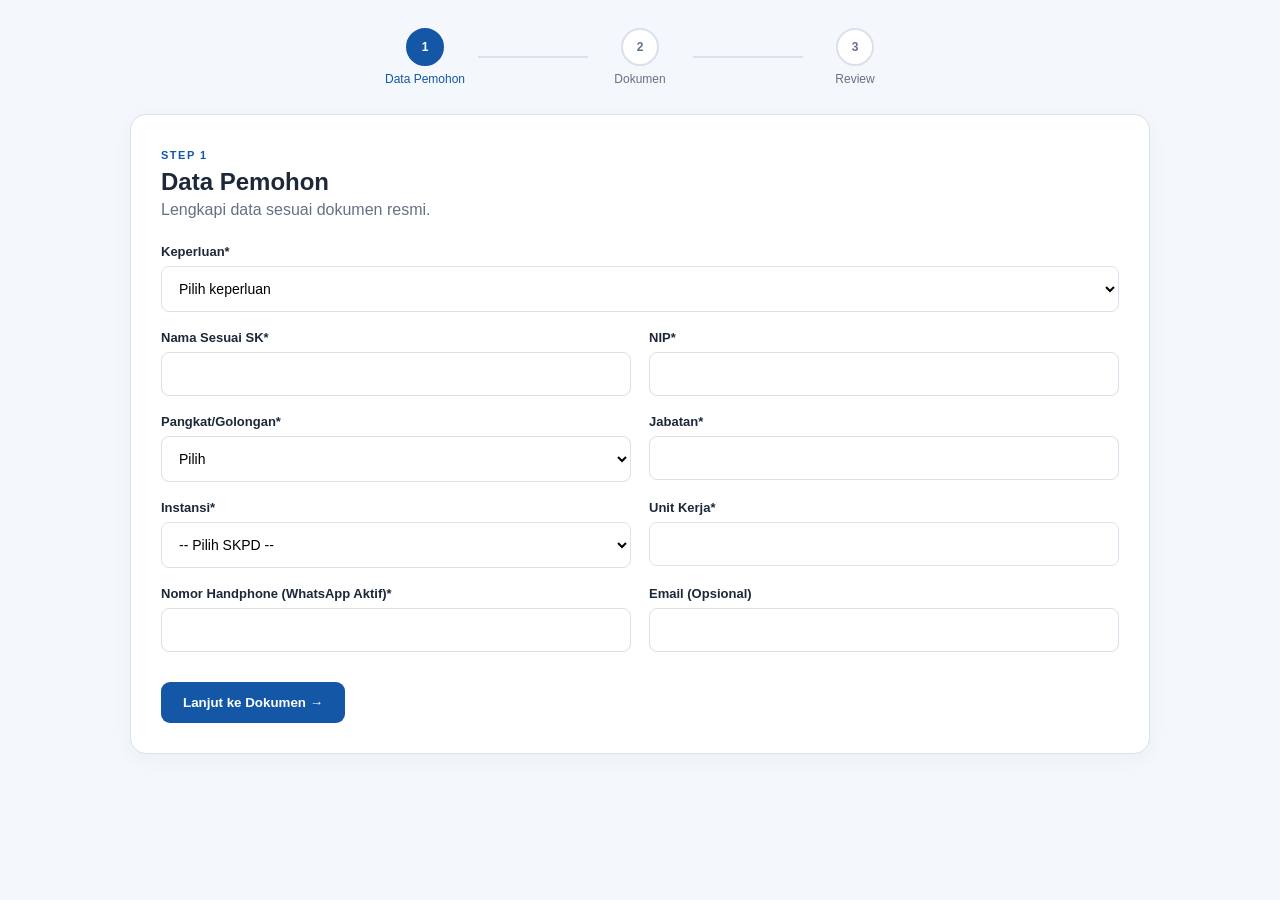
<file: SKBT Digital/index.html>
<!doctype html>
<html lang="id">
<head>
<meta charset="utf-8">
<meta name="viewport" content="width=device-width,initial-scale=1">
<title>Permohonan SKBT Online</title>
<link rel="stylesheet" href="style.css">
</head>
<body>

<main class="container">
  <div class="progress">
    <div class="p active" id="p1"><b>1</b><span>Data Pemohon</span></div>
    <i id="l1"></i>
    <div class="p" id="p2"><b>2</b><span>Dokumen</span></div>
    <i id="l2"></i>
    <div class="p" id="p3"><b>3</b><span>Review</span></div>
  </div>

  <form id="form">

    <!-- STEP 1 -->
    <section class="step active" id="s1">
      <div class="card">
        <div class="title">
          <small>STEP 1</small>
          <h2>Data Pemohon</h2>
          <p>Lengkapi data sesuai dokumen resmi.</p>
        </div>

        <div class="grid">
          <label class="full">Keperluan*
            <select id="keperluan" required>
              <option value="">Pilih keperluan</option>
              <option>Pensiun</option>
              <option>Pensiun Dini</option>
              <option>Pindah Tugas</option>
              <option>Pemberhentian dengan hormat sebagai Pegawai Negeri Sipil (PNS) karena meninggal dunia</option>
              <option>Pengangkatan Dalam Jabatan</option>
              <option>Keperluan Lainnya</option>
            </select>
          </label>

          <label>Nama Sesuai SK*
            <input id="nama" required>
          </label>

          <label>NIP*
            <input id="nip" maxlength="18" inputmode="numeric" required>
          </label>

          <label>Pangkat/Golongan*
            <select id="pangkat" required>
              <option value="">Pilih</option>
              <option>Juru Muda / I.a</option>
              <option>Juru Muda Tingkat I / I.b</option>
              <option>Juru / I.c</option>
              <option>Juru Tingkat I / I.d</option>
              <option>Pengatur Muda / II.a</option>
              <option>Pengatur Muda Tingkat I / II.b</option>
              <option>Pengatur / II.c</option>
              <option>Pengatur Tingkat I / II.d</option>
              <option>Penata Muda / III.a</option>
              <option>Penata Muda Tingkat I / III.b</option>
              <option>Penata / III.c</option>
              <option>Penata Tingkat I / III.d</option>
              <option>Pembina / IV.a</option>
              <option>Pembina Tingkat I / IV.b</option>
              <option>Pembina Utama Muda / IV.c</option>
              <option>Pembina Utama Madya / IV.d</option>
              <option>Pembina Utama / IV.e</option>
            </select>
          </label>

          <label>Jabatan*
            <input id="jabatan" required>
          </label>

          <label>Instansi* 
             <select id="instansi" name="skpd" required>
        <option value="">-- Pilih SKPD --</option>
    </select>

       	 </label>

          <label>Unit Kerja*
            <input id="unit" required>
          </label>

          <label>Nomor Handphone (WhatsApp Aktif)*
            <input id="wa" type="tel" required>
          </label>

          <label>Email (Opsional)
            <input id="email" type="email">
          </label>
        </div>

        <div class="actions">
          <button type="button" class="primary" onclick="next()">Lanjut ke Dokumen →</button>
        </div>
      </div>
    </section>

    <!-- STEP 2 -->
    <section class="step" id="s2">
      <div class="card">
        <div class="title">
          <small>STEP 2</small>
          <h2>Dokumen Persyaratan</h2>
          <p>Upload dokumen PDF, JPG, atau PNG dengan ukuran maksimal 5 MB per file.</p>
        </div>

        <div id="docs"></div>

        <div id="heirSection" class="heir-section">
          <div class="heir-title">
            <span>DOKUMEN TAMBAHAN</span>
            <h3>Dokumen Ahli Waris</h3>
            <p>Dokumen berikut wajib diunggah karena keperluan yang dipilih adalah pemberhentian karena meninggal dunia.</p>
          </div>
          <div id="heirDocs"></div>
        </div>

        <div class="check">
          <h3>Checklist Kelengkapan</h3>

          <label>
            <input type="checkbox" required>
            Saya memastikan seluruh data yang diisi benar dan nomor WhatsApp yang diisi siap dihubungi dan dicantumkan di dalam surat.
          </label>

          <label>
            <input type="checkbox" required>
            Saya memastikan dokumen yang diunggah benar dan dapat dibaca dengan jelas.
          </label>

          <label>
            <input type="checkbox" required>
            Saya menyetujui data dan dokumen digunakan untuk proses pelayanan Surat Keterangan Bebas Temuan.
          </label>
        </div>

        <div class="actions">
          <button type="button" class="secondary" onclick="prev()">← Kembali</button>
          <button type="button" class="primary" onclick="next()">Review Pengajuan →</button>
        </div>
      </div>
    </section>

    <!-- STEP 3 -->
    <section class="step" id="s3">
      <div class="card">
        <div class="title">
          <small>STEP 3</small>
          <h2>Review Pengajuan</h2>
          <p>Periksa kembali seluruh data dan dokumen sebelum dikirim.</p>
        </div>

        <div id="review" class="review"></div>

        <h3>Dokumen yang Diunggah</h3>
        <ul id="reviewDocs"></ul>

        <label class="confirm">
          <input id="final" type="checkbox" required>
          Saya telah memeriksa seluruh data dan dokumen dan menyatakan informasi yang diberikan benar serta dapat dipertanggungjawabkan.
        </label>
		  <br><br>
		  <b>PERHATIAN:</b>
		  <label>Jika Sudah Sesuai, Silahkan Klik Kirim Permohonan (Cukup 1 Kali Klik). Setelah Itu Tunggu Proses <b>Sekitar 10-30 Detik </b> kemudian scroll ke atas untuk mendapatkan nomor permohonan </label>
        <div class="actions">
          <button type="button" class="secondary" onclick="prev()">← Kembali</button>
          <button type="submit" id="submitBtn" class="success">✓ Kirim Permohonan</button>
		  <div
  id="submitLoading"
  class="submit-loading"
  aria-live="polite"
>
  <span class="loading-spinner"></span>

  <span id="loadingText">
    Mengirim permohonan...<br>
	  Mohon tunggu, setelah itu scroll ke atas</br>
  </span>
</div>
        </div>
      </div>
    </section>

  </form>
  <section id="success" class="success-box">
    <div class="ok">✓</div>
    <h2>Permohonan Berhasil Dikirim</h2>
    <p>Nomor permohonan Anda:</p>
    <strong id="number"></strong>
    <p>Simpan nomor ini untuk pengecekan status permohonan.</p>
	  <a href="https://habibhanafi.github.io/SKBT-Digital/SKBT%20Digital/menu_skbt.html">Kembali Ke Halaman Utama</a>
  </section>
	

	
 
</main>

<script src="script.js"></script>
</body>
</html>
</file>
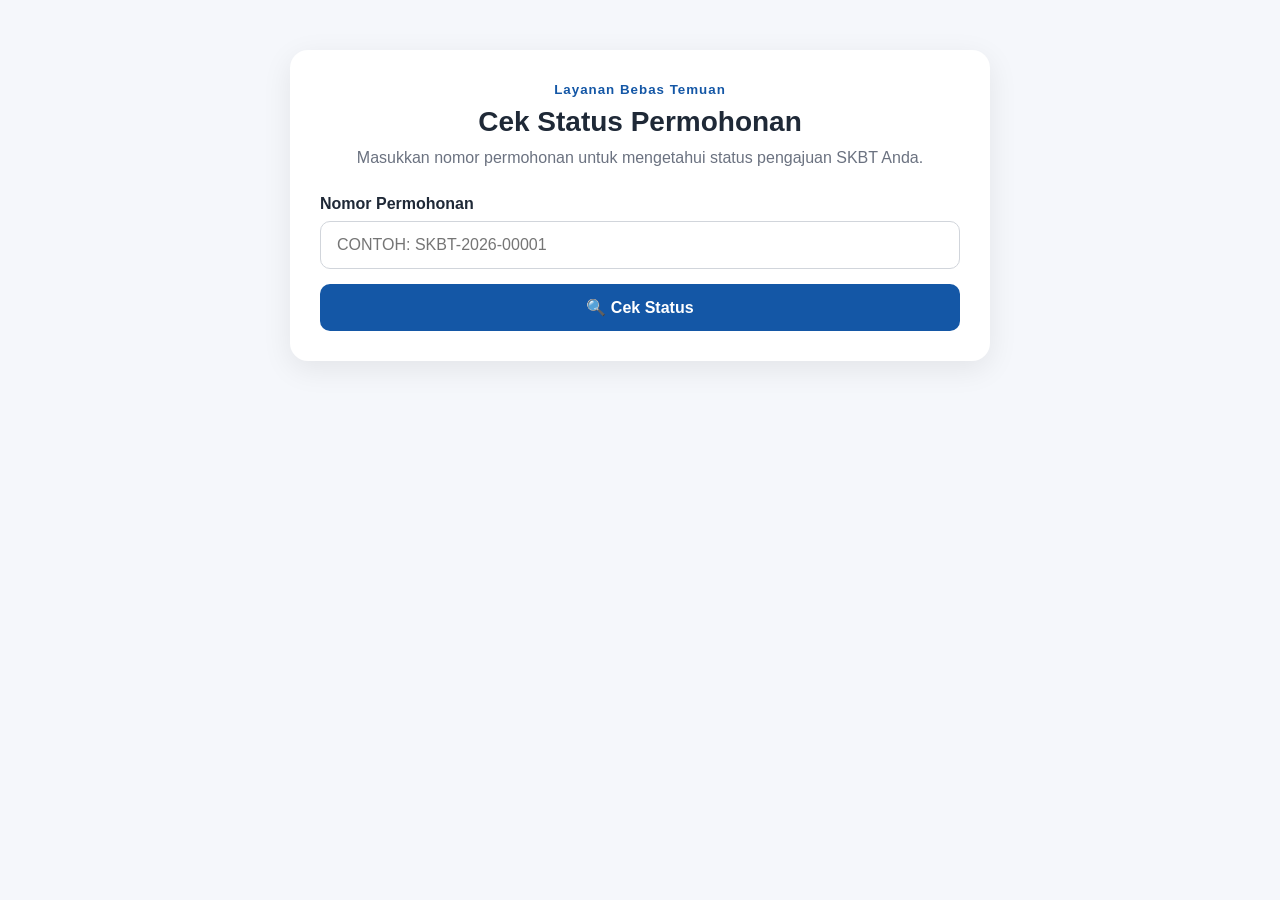
<file: SKBT Digital/cek-status.html>
<!DOCTYPE html>
<html lang="id">

<head>
  <meta charset="UTF-8">
  <meta name="viewport" content="width=device-width, initial-scale=1.0">
  <title>Cek Status SKBT Digital</title>

  <style>
    * {
      box-sizing: border-box;
    }

    body {
      margin: 0;
      padding: 20px;
      font-family: Arial, Helvetica, sans-serif;
      background: #f5f7fb;
      color: #1f2937;
    }

    .container {
      width: 100%;
      max-width: 700px;
      margin: 30px auto;
    }

    .card {
      background: #ffffff;
      border-radius: 18px;
      padding: 30px;
      box-shadow: 0 8px 30px rgba(0, 0, 0, 0.08);
    }

    .header {
      text-align: center;
      margin-bottom: 25px;
    }

    .header small {
      color: #1457a6;
      font-weight: bold;
      letter-spacing: 1px;
    }

    .header h2 {
      margin: 8px 0;
      font-size: 28px;
    }

    .header p {
      margin: 0;
      color: #6b7280;
      line-height: 1.5;
    }

    .form-group {
      margin-top: 20px;
    }

    label {
      display: block;
      margin-bottom: 8px;
      font-weight: 600;
    }

    input {
      width: 100%;
      padding: 14px 16px;
      border: 1px solid #d1d5db;
      border-radius: 10px;
      font-size: 16px;
      outline: none;
      text-transform: uppercase;
    }

    input:focus {
      border-color: #1457a6;
      box-shadow: 0 0 0 3px rgba(20, 87, 166, 0.10);
    }

    button {
      width: 100%;
      margin-top: 15px;
      padding: 14px;
      border: none;
      border-radius: 10px;
      background: #1457a6;
      color: white;
      font-size: 16px;
      font-weight: bold;
      cursor: pointer;
    }

    button:hover {
      background: #0f4688;
    }

    button:disabled {
      opacity: 0.65;
      cursor: not-allowed;
    }

    /* LOADING */
    .loading {
      display: none;
      text-align: center;
      margin-top: 25px;
      color: #1457a6;
    }

    .loading.show {
      display: block;
    }

    .spinner {
      width: 32px;
      height: 32px;
      margin: 0 auto 10px;
      border: 4px solid #dbeafe;
      border-top: 4px solid #1457a6;
      border-radius: 50%;
      animation: spin 0.8s linear infinite;
    }

    @keyframes spin {
      to {
        transform: rotate(360deg);
      }
    }

    /* ERROR */
    .error {
      display: none;
      margin-top: 20px;
      padding: 15px;
      border-radius: 10px;
      background: #fef2f2;
      color: #b91c1c;
      line-height: 1.5;
    }

    .error.show {
      display: block;
    }

    /* HASIL */
    .result {
      display: none;
      margin-top: 25px;
    }

    .result.show {
      display: block;
    }

    .status-box {
      text-align: center;
      padding: 22px;
      border-radius: 14px;
      background: #eff6ff;
      margin-bottom: 20px;
    }

    .status-label {
      font-size: 13px;
      color: #6b7280;
      margin-bottom: 10px;
      font-weight: 600;
    }

    .status {
      display: inline-block;
      padding: 9px 18px;
      border-radius: 999px;
      font-weight: bold;
      font-size: 15px;
    }

    .status.waiting {
      background: #fef3c7;
      color: #92400e;
    }

    .status.success {
      background: #dcfce7;
      color: #166534;
    }

    .status.warning {
      background: #fee2e2;
      color: #991b1b;
    }

    .status.info {
      background: #dbeafe;
      color: #1e40af;
    }

    .info {
      border: 1px solid #e5e7eb;
      border-radius: 12px;
      overflow: hidden;
    }

    .row {
      display: flex;
      justify-content: space-between;
      gap: 20px;
      padding: 13px 15px;
      border-bottom: 1px solid #f1f5f9;
    }

    .row:last-child {
      border-bottom: none;
    }

    .row span {
      color: #6b7280;
    }

    .row strong {
      text-align: right;
      word-break: break-word;
    }

    .reset {
      background: #6b7280;
    }

    .reset:hover {
      background: #4b5563;
    }

    @media (max-width: 600px) {
      body {
        padding: 10px;
      }

      .container {
        margin: 10px auto;
      }

      .card {
        padding: 20px;
      }

      .header h2 {
        font-size: 23px;
      }

      .row {
        flex-direction: column;
        gap: 5px;
      }

      .row strong {
        text-align: left;
      }
    }
  </style>
</head>

<body>

<div class="container">
  <div class="card">

    <!-- HEADER -->
    <div class="header">
      <small>Layanan Bebas Temuan</small>
      <h2>Cek Status Permohonan</h2>
      <p>Masukkan nomor permohonan untuk mengetahui status pengajuan SKBT Anda.</p>
    </div>

    <!-- FORM -->
    <form id="statusForm">
      <div class="form-group">
        <label for="nomor">Nomor Permohonan</label>
        <input
          type="text"
          id="nomor"
          placeholder="Contoh: SKBT-2026-00001"
          autocomplete="off"
          required
        >
      </div>

      <button type="submit" id="cekButton">
        🔍 Cek Status
      </button>
    </form>

    <!-- LOADING -->
    <div id="loading" class="loading">
      <div class="spinner"></div>
      <div>Sedang memeriksa status...</div>
    </div>

    <!-- ERROR -->
    <div id="error" class="error"></div>

    <!-- HASIL -->
    <div id="result" class="result">

      <!-- STATUS -->
      <div class="status-box">
        <div class="status-label">STATUS PERMOHONAN</div>
        <div id="status" class="status"></div>
      </div>

      <!-- DATA -->
      <div class="info">
        <div class="row">
          <span>Nomor Permohonan</span>
          <strong id="rNomor">-</strong>
        </div>

        <div class="row">
          <span>Nama Sesuai SK</span>
          <strong id="rNama">-</strong>
        </div>

        <div class="row">
          <span>NIP</span>
          <strong id="rNip">-</strong>
        </div>

        <div class="row">
          <span>Keperluan</span>
          <strong id="rKeperluan">-</strong>
        </div>

        <div class="row">
          <span>Pangkat/Golongan</span>
          <strong id="rPangkat">-</strong>
        </div>

        <div class="row">
          <span>Jabatan</span>
          <strong id="rJabatan">-</strong>
        </div>

        <div class="row">
          <span>Instansi</span>
          <strong id="rInstansi">-</strong>
        </div>

        <div class="row">
          <span>Unit Kerja</span>
          <strong id="rUnit">-</strong>
        </div>

        <div class="row">
          <span>Tanggal Pengajuan</span>
          <strong id="rTanggal">-</strong>
        </div>

        <div class="row">
          <span>Tanggal Pemeriksaan</span>
          <strong id="rTanggalPemeriksaan">-</strong>
        </div>

        <div class="row" id="petugasRow">
          <span>Petugas</span>
          <strong id="rPetugas">-</strong>
        </div>
      </div>

      <!-- CEK LAGI -->
      <button type="button" class="reset" onclick="resetForm()">
        ↻ Cek Nomor Lain
      </button>

    </div>

  </div>
</div>

<script>
/* =========================================================
   URL WEB APP GOOGLE APPS SCRIPT
   ========================================================= */
const GOOGLE_SCRIPT_URL =
  "https://script.google.com/macros/s/AKfycbxx4rP2GgaI2hGNdyZsp6pjdn-4q2OGukch5zCMVLP4SwKiGumKnwVp6FmVyQamVWcH/exec";

const form = document.getElementById("statusForm");
const nomorInput = document.getElementById("nomor");
const cekButton = document.getElementById("cekButton");
const loading = document.getElementById("loading");
const errorBox = document.getElementById("error");
const result = document.getElementById("result");

form.addEventListener("submit", function (event) {
  event.preventDefault();
  const nomor = nomorInput.value.trim().toUpperCase();
  if (!nomor) {
    tampilkanError("Silakan masukkan nomor permohonan.");
    return;
  }
  cekStatus(nomor);
});

/* =========================================================
   FUNGSI MASKING NIP
   ========================================================= */
function maskNIP(nip) {
  if (!nip || nip === "-") return "-";
  
  const strNIP = String(nip).trim();
  
  // Jika panjang NIP minimal 8 digit, samarkan bagian tengahnya
  if (strNIP.length >= 8) {
    const prefix = strNIP.slice(0, 4);
    const suffix = strNIP.slice(-4);
    const maskedLength = strNIP.length - 8;
    return prefix + "*".repeat(maskedLength) + suffix;
  }
  
  return strNIP;
}

/* =========================================================
   FUNGSI MASKING NAMA
   ========================================================= */
function maskNama(nama) {
  if (!nama || nama === "-") return "-";
  
  const strNama = String(nama).trim();
  const kataArray = strNama.split(/\s+/);
  
  const maskedWords = kataArray.map(kata => {
    if (kata.length <= 1) {
      return "*";
    }
    if (kata.length === 2) {
      return kata[0] + "*";
    }
    // Mengambil huruf pertama, sisanya diganti bintang
    return kata[0] + "*".repeat(kata.length - 1);
  });
  
  return maskedWords.join(" ");
}

/* =========================================================
   CEK STATUS - JSONP, sehingga tidak terkena CORS fetch
   ========================================================= */
function cekStatus(nomor) {
  result.classList.remove("show");
  errorBox.classList.remove("show");
  loading.classList.add("show");
  cekButton.disabled = true;
  cekButton.innerHTML = "⏳ Memeriksa...";

  const callbackName =
    "skbtStatusCallback_" + Date.now() + "_" +
    Math.floor(Math.random() * 100000);

  let selesai = false;
  const script = document.createElement("script");
  script.async = true;

  window[callbackName] = function (response) {
    if (selesai) return;
    selesai = true;

    try {
      if (!response || response.success !== true) {
        tampilkanError(
          response && response.message
            ? response.message
            : "Nomor permohonan tidak ditemukan."
        );
        return;
      }
      tampilkanHasil(response.data);
    } catch (error) {
      console.error("Kesalahan memproses response:", error);
      tampilkanError("Data status diterima tetapi gagal ditampilkan.");
    } finally {
      selesaiCek(callbackName, script);
    }
  };

  script.onerror = function () {
    if (selesai) return;
    selesai = true;
    tampilkanError("Server tidak dapat dihubungi. Silakan coba lagi.");
    selesaiCek(callbackName, script);
  };

  script.src =
    GOOGLE_SCRIPT_URL +
    "?nomor=" + encodeURIComponent(nomor) +
    "&callback=" + encodeURIComponent(callbackName);

  document.body.appendChild(script);

  setTimeout(function () {
    if (selesai) return;
    selesai = true;
    tampilkanError("Server membutuhkan waktu terlalu lama. Silakan coba lagi.");
    selesaiCek(callbackName, script);
  }, 15000);
}

function selesaiCek(callbackName, script) {
  loading.classList.remove("show");
  cekButton.disabled = false;
  cekButton.innerHTML = "🔍 Cek Status";
  if (script && script.parentNode) script.parentNode.removeChild(script);
  try { delete window[callbackName]; }
  catch (e) { window[callbackName] = undefined; }
}

function tampilkanHasil(data) {
  result.classList.add("show");

  document.getElementById("rNomor").textContent = data.nomor || "-";
  
  // Menggunakan masking Nama dan NIP
  document.getElementById("rNama").textContent = maskNama(data.nama);
  document.getElementById("rNip").textContent = maskNIP(data.nip);
  
  document.getElementById("rKeperluan").textContent = data.keperluan || "-";
  document.getElementById("rPangkat").textContent = data.pangkat || "-";
  document.getElementById("rJabatan").textContent = data.jabatan || "-";
  document.getElementById("rInstansi").textContent = data.instansi || "-";
  document.getElementById("rUnit").textContent = data.unit || data.unitKerja || "-";
  document.getElementById("rTanggal").textContent = data.tanggalPengajuan || data.timestamp || "-";
  document.getElementById("rTanggalPemeriksaan").textContent = data.tanggalPemeriksaan || "-";
  document.getElementById("rPetugas").textContent = data.petugas || "-";

  const statusElement = document.getElementById("status");
  const statusText = data.status || "Menunggu Pemeriksaan";
  statusElement.textContent = statusText;
  statusElement.className = "status";

  const statusLower = String(statusText).toLowerCase();
  if (statusLower.includes("menunggu")) {
    statusElement.classList.add("waiting");
  } else if (
    statusLower.includes("bebas") ||
    statusLower.includes("selesai") ||
    statusLower.includes("disetujui")
  ) {
    statusElement.classList.add("success");
  } else if (
    statusLower.includes("temuan") ||
    statusLower.includes("ditolak")
  ) {
    statusElement.classList.add("warning");
  } else {
    statusElement.classList.add("info");
  }

  result.scrollIntoView({ behavior: "smooth", block: "start" });
}

function tampilkanError(message) {
  result.classList.remove("show");
  errorBox.textContent = message;
  errorBox.classList.add("show");
}

function resetForm() {
  result.classList.remove("show");
  errorBox.classList.remove("show");
  nomorInput.value = "";
  nomorInput.focus();
}
</script>

</body>

</html>
</file>
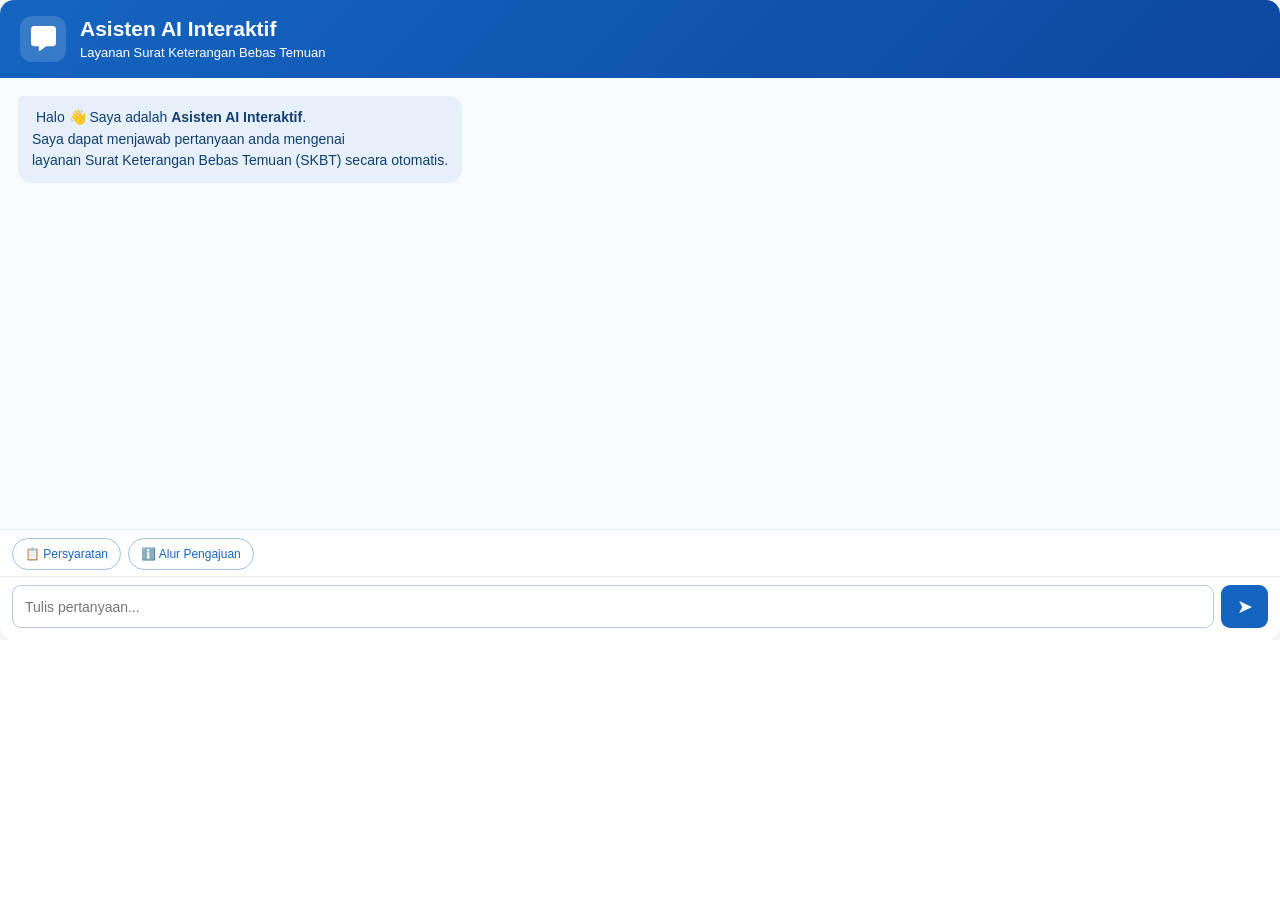
<file: SKBT Digital/chatbot.html>
<!DOCTYPE html>
<html lang="id">
<head>
<meta charset="UTF-8">

<meta
    name="viewport"
    content="width=device-width, initial-scale=1.0, viewport-fit=cover"
>

<link rel="stylesheet"
        href="https://cdnjs.cloudflare.com/ajax/libs/font-awesome/6.5.2/css/all.min.css">
    
<title>Asisten SKBT Digital</title>
<style>
/* =========================================================
   RESET
   ========================================================= */

* {
    box-sizing: border-box;
}

html,
body {
    width: 100%;
    margin: 0;
    padding: 0;

    font-family: Arial, sans-serif;

    background: #ffffff;

    overflow: hidden;
}


/* =========================================================
   CHATBOT
   RESPONSIVE UNTUK IFRAME
   ========================================================= */

.chat-container {

    width: 100%;

    /*
     * Tidak menggunakan 100dvh.
     *
     * Karena chatbot berada di iframe 1500px,
     * 100dvh akan mengikuti tinggi iframe.
     */

    height: clamp(
        520px,
        58vw,
        680px
    );

    max-height: 640px;

    margin: 0 auto;

    display: flex;

    flex-direction: column;

    background: #ffffff;

    overflow: hidden;

    border-radius: 14px;

    box-shadow:
        0 4px 20px
        rgba(0, 0, 0, 0.10);
}


/* =========================================================
   HEADER
   ========================================================= */

.chat-header {

    flex: 0 0 auto;

    display: flex;

    align-items: center;

    gap: 14px;

    padding: 16px 20px;

    color: white;

    background:
        linear-gradient(
            135deg,
            #1565c0,
            #0d47a1
        );
}


.logo {

    width: 46px;

    height: 46px;

    flex: 0 0 46px;

    display: flex;

    align-items: center;

    justify-content: center;

    border-radius: 12px;

    background:
        rgba(255,255,255,0.15);

    font-size: 25px;
}


.header-title {

    font-size: 21px;

    font-weight: bold;

    line-height: 1.2;
}


.header-subtitle {

    margin-top: 3px;

    font-size: 13px;

    line-height: 1.3;
}


/* =========================================================
   AREA CHAT
   ========================================================= */

.chat-messages {

    flex: 1 1 auto;

    min-height: 0;

    overflow-y: auto;

    overflow-x: hidden;

    padding: 18px;

    background: #f7faff;

    scroll-behavior: smooth;

    -webkit-overflow-scrolling: touch;
}


/* =========================================================
   PESAN
   ========================================================= */

.message {

    width: 100%;

    display: flex;

    margin-bottom: 12px;
}


.message.bot {

    justify-content: flex-start;
}


.message.user {

    justify-content: flex-end;
}


/* =========================================================
   BUBBLE
   ========================================================= */

.bubble {

    max-width: 76%;

    padding: 11px 14px;

    border-radius: 14px;

    font-size: 14px;

    line-height: 1.55;

    white-space: pre-wrap;

    overflow-wrap: anywhere;

    word-break: break-word;
}


.message.bot .bubble {

    background: #e6f0fb;

    color: #123f70;

    border-top-left-radius: 5px;
}


.message.user .bubble {

    background: #1565c0;

    color: #ffffff;

    border-top-right-radius: 5px;
}


/* =========================================================
   LINK
   ========================================================= */

.chat-link {

    display: inline-block;

    color: #075bb5;

    font-weight: bold;

    text-decoration: underline;

    cursor: pointer;
}


.chat-link:hover {

    color: #00a9c7;
}


/* =========================================================
   QUICK QUESTIONS
   ========================================================= */

.quick-questions {

    flex: 0 0 auto;

    display: flex;

    gap: 7px;

    padding: 8px 12px 6px;

    background: #ffffff;

    border-top:
        1px solid #e5edf5;

    overflow-x: auto;

    white-space: nowrap;

    scrollbar-width: none;
}


.quick-questions::-webkit-scrollbar {

    display: none;
}


.quick-btn {

    flex: 0 0 auto;

    padding: 8px 12px;

    border:
        1px solid #9fc1e4;

    border-radius: 20px;

    background: #ffffff;

    color: #1565c0;

    font-size: 12px;

    cursor: pointer;
}


.quick-btn:hover {

    background: #00a9c7;

    color: #ffffff;

    border-color: #00a9c7;
}


/* =========================================================
   TYPING
   ========================================================= */

.typing {

    display: none;

    flex: 0 0 auto;

    padding: 3px 13px 5px;

    background: #ffffff;

    color: #7a8b9d;

    font-size: 11px;

    font-style: italic;
}


/* =========================================================
   INPUT
   ========================================================= */

.chat-input-area {

    flex: 0 0 auto;

    display: flex;

    gap: 7px;

    padding:
        8px 12px 12px;

    background: #ffffff;

    border-top:
        1px solid #e5edf5;
}


.chat-input {

    flex: 1;

    min-width: 0;

    height: 43px;

    padding:
        0 12px;

    border:
        1px solid #b5cbe2;

    border-radius:
        9px;

    outline: none;

    font-size:
        14px;
}


.chat-input:focus {

    border-color:
        #1565c0;

    box-shadow:
        0 0 0 3px
        rgba(21,101,192,0.10);
}


.send-btn {

    width: 47px;

    height: 43px;

    flex: 0 0 47px;

    border: none;

    border-radius:
        9px;

    background:
        #1565c0;

    color:
        white;

    font-size:
        19px;

    cursor:
        pointer;
}


.send-btn:hover {

    background:
        #00a9c7;
}


/* =========================================================
   TABLET
   ========================================================= */

@media (max-width: 768px) {

    .chat-container {

        /*
         * Berdasarkan lebar,
         * bukan tinggi iframe.
         */

        height:
            clamp(
                500px,
                105vw,
                620px
            );

        max-height:
            620px;

        border-radius:
            10px;
    }


    .chat-header {

        padding:
            12px 15px;
    }


    .logo {

        width:
            40px;

        height:
            40px;

        flex-basis:
            40px;

        font-size:
            22px;
    }


    .header-title {

        font-size:
            18px;
    }


    .header-subtitle {

        font-size:
            11px;
    }


    .chat-messages {

        padding:
            12px;
    }


    .bubble {

        max-width:
            90%;

        font-size:
            13px;
    }

}


/* =========================================================
   HP
   ========================================================= */

@media (max-width: 600px) {

    html,
    body {

        width:
            100%;

        margin:
            0;

        padding:
            0;

        overflow:
            hidden;
    }


    .chat-container {

        /*
         * PENTING:
         *
         * Jangan gunakan 100dvh.
         *
         * Karena iframe Anda 1500px.
         */

        width:
            100%;

        height:
            560px;

        max-height:
            560px;

        margin:
            0;

        border-radius:
            0;

        box-shadow:
            none;
    }


    .chat-header {

        padding:
            10px 12px;

        gap:
            9px;
    }


    .logo {

        width:
            38px;

        height:
            38px;

        flex-basis:
            38px;

        border-radius:
            10px;

        font-size:
            21px;
    }


    .header-title {

        font-size:
            17px;
    }


    .header-subtitle {

        font-size:
            10px;
    }


    .chat-messages {

        padding:
            10px;
    }


    .message {

        margin-bottom:
            10px;
    }


    .bubble {

        max-width:
            92%;

        padding:
            9px 11px;

        font-size:
            13px;

        line-height:
            1.5;
    }


    .quick-questions {

        gap:
            6px;

        padding:
            7px 9px 5px;
    }


    .quick-btn {

        padding:
            7px 10px;

        font-size:
            11px;
    }


    .chat-input-area {

        gap:
            6px;

        padding:
            7px 9px 10px;
    }


    .chat-input {

        height:
            41px;

        font-size:
            13px;
    }


    .send-btn {

        width:
            44px;

        height:
            41px;

        flex-basis:
            44px;

        font-size:
            18px;
    }

}
</style>

</head>


<body>


<!-- =======================================================
     CHATBOT
     ======================================================= -->

<div class="chat-container">
<div id="top">

    <!-- ===================================================
         HEADER
         =================================================== -->

    <div class="chat-header">

        <div class="logo">
        <i class="fa-solid fa-message"></i>
        </div>

        <div>

            <div class="header-title">
                Asisten AI Interaktif
            </div>

            <div class="header-subtitle">
                Layanan Surat Keterangan Bebas Temuan
            </div>

        </div>

    </div>
</div>


    <!-- ===================================================
         AREA CHAT
         =================================================== -->

    <div
        id="chatMessages"
        class="chat-messages"
    >

        <div class="message bot">

            <div class="bubble"> Halo 👋 Saya adalah <b>Asisten AI Interaktif</b>.
Saya dapat menjawab pertanyaan anda mengenai 
layanan Surat Keterangan Bebas Temuan (SKBT) secara otomatis.</div>

        </div>

    </div>


    <!-- ===================================================
         QUICK QUESTIONS
         =================================================== -->

    <div class="quick-questions">

        <button
            type="button"
            class="quick-btn"
            onclick="quickQuestion('Apa saja persyaratan SKBT?')"
        >
            📋 Persyaratan
        </button>


        <button
            type="button"
            class="quick-btn"
            onclick="quickQuestion('Bagaimana alur pengajuan SKBT?')"
        >
            ℹ️ Alur Pengajuan
        </button>

    </div>


    <!-- ===================================================
         TYPING
         =================================================== -->

    <div
        id="typing"
        class="typing"
    >
        Asisten sedang mengetik...
    </div>


    <!-- ===================================================
         INPUT
         =================================================== -->

    <form
        id="chatForm"
        class="chat-input-area"
    >

        <input
            id="chatInput"
            class="chat-input"
            type="text"
            placeholder="Tulis pertanyaan..."
            autocomplete="off"
            maxlength="2000"
        >


        <button
            id="sendButton"
            class="send-btn"
            type="submit"
            title="Kirim"
            aria-label="Kirim pesan"
        >
            ➤
        </button>

    </form>


</div>



<script>

/* =========================================================
   URL CLOUDFLARE WORKER
   ========================================================= */
// Matikan fitur penyesuaian scroll bawaan browser
if ('scrollRestoration' in history) {
  history.scrollRestoration = 'manual';
}

// Paksa scroll ke posisi paling atas (x: 0, y: 0) saat halaman dibuka
window.scrollTo(0, 0);
    
const WORKER_URL =
    "https://quiet-bush-fe39.muhammadhabib348.workers.dev/";


/* =========================================================
   ELEMENT
   ========================================================= */

const chatForm =
    document.getElementById(
        "chatForm"
    );

const chatInput =
    document.getElementById(
        "chatInput"
    );

const sendButton =
    document.getElementById(
        "sendButton"
    );

const chatMessages =
    document.getElementById(
        "chatMessages"
    );

const typing =
    document.getElementById(
        "typing"
    );


/* =========================================================
   HISTORY
   ========================================================= */

let chatHistory = [];


/* =========================================================
   PROTEKSI SPAM KLIK
   =========================================================

   isSending    : mencegah pengiriman ganda selagi masih
                  menunggu jawaban (misalnya user klik
                  tombol quick question berkali-kali dengan
                  cepat sebelum jawaban sebelumnya selesai).

   quickAnswerCache : menyimpan jawaban yang sudah pernah
                  didapat untuk pertanyaan quick question
                  yang sama, supaya klik berikutnya pada
                  tombol yang sama TIDAK mengirim request
                  baru sama sekali ke server.
*/

let isSending = false;

const quickAnswerCache = new Map();


/* =========================================================
   TOMBOL QUICK QUESTION
   ========================================================= */

const quickButtons =
    document.querySelectorAll(".quick-btn");


function setControlsDisabled(disabled) {

    sendButton.disabled = disabled;
    chatInput.disabled = disabled;

    quickButtons.forEach(function(btn) {
        btn.disabled = disabled;
    });

}


/* =========================================================
   TAMBAH PESAN
   ========================================================= */

function addMessage(text, sender) {

    const message =
        document.createElement("div");

    message.className =
        "message " + sender;


    const bubble =
        document.createElement("div");

    bubble.className =
        "bubble";


    /*
     * Mendeteksi Markdown link:
     *
     * [Nama Link](https://alamat.com)
     */

    const linkRegex =
        /\[([^\]]+)\]\((https?:\/\/[^\s)]+)\)/g;


    let lastIndex = 0;

    let match;


    while (
        (match = linkRegex.exec(text)) !== null
    ) {

        /*
         * Teks sebelum link
         */

        const beforeText =
            text.substring(
                lastIndex,
                match.index
            );


        if (beforeText) {

            bubble.appendChild(
                document.createTextNode(
                    beforeText
                )
            );

        }


        /*
         * Buat elemen link
         */

        const link =
            document.createElement("a");


        link.href =
            match[2];


        link.textContent =
            match[1];


        link.target =
            "_blank";


        link.rel =
            "noopener noreferrer";


        link.className =
            "chat-link";


        bubble.appendChild(
            link
        );


        lastIndex =
            match.index +
            match[0].length;

    }


    /*
     * Teks setelah link terakhir
     */

    const remainingText =
        text.substring(
            lastIndex
        );


    if (remainingText) {

        bubble.appendChild(
            document.createTextNode(
                remainingText
            )
        );

    }


    message.appendChild(
        bubble
    );


    chatMessages.appendChild(
        message
    );


    setTimeout(
        function() {

            chatMessages.scrollTop =
                chatMessages.scrollHeight;

        },
        10
    );

}


/* =========================================================
   QUICK QUESTION
   ========================================================= */

function quickQuestion(
    question
) {

    /*
     * Jangan lakukan apa pun jika sedang ada
     * request lain yang masih diproses.
     * (mencegah spam klik memicu banyak
     * request paralel)
     */

    if (isSending) {
        return;
    }

    /*
     * Jika pertanyaan ini SUDAH PERNAH dijawab
     * sebelumnya di sesi ini, tampilkan lagi
     * jawaban dari cache TANPA mengirim request
     * baru ke server sama sekali.
     */

    if (quickAnswerCache.has(question)) {

        addMessage(question, "user");
        addMessage(quickAnswerCache.get(question), "bot");

        return;
    }

    chatInput.value =
        question;

    sendMessage(question);

}


/* =========================================================
   FORM SUBMIT
   ========================================================= */

chatForm.addEventListener(
    "submit",
    function(event) {

        event.preventDefault();

        sendMessage();

    }
);


/* =========================================================
   SEND MESSAGE
   ========================================================= */

async function sendMessage(quickQuestionKey) {

    /*
     * Jangan izinkan pengiriman ganda selagi
     * request sebelumnya masih berjalan.
     */

    if (isSending) {
        return;
    }

    const message =
        chatInput.value.trim();


    /*
     * Jangan kirim pesan kosong.
     */

    if (!message) {

        chatInput.focus();

        return;

    }


    isSending = true;


    /*
     * Tampilkan pesan pengguna.
     */

    addMessage(
        message,
        "user"
    );


    /*
     * Kosongkan input.
     */

    chatInput.value = "";


    /*
     * Disable sementara SEMUA kontrol,
     * termasuk tombol quick question,
     * supaya tidak bisa diklik berkali-kali
     * selagi menunggu jawaban.
     */

    setControlsDisabled(true);


    typing.style.display =
        "block";


    try {

        console.log(
            "Mengirim pertanyaan:",
            message
        );


        /* =================================================
           REQUEST KE CLOUDFLARE WORKER
           ================================================= */

        const response =
            await fetch(
                WORKER_URL,
                {

                    method:
                        "POST",

                    headers: {
                        "Content-Type":
                            "application/json"
                    },

                    body:
                        JSON.stringify({

                            message:
                                message,

                            history:
                                chatHistory

                        })

                }
            );


        console.log(
            "HTTP STATUS:",
            response.status
        );


        /* =================================================
           BACA RESPONSE
           ================================================= */

        let data;

        try {

            data =
                await response.json();

        }
        catch (error) {

            throw new Error(
                "Respons dari server tidak valid."
            );

        }


        console.log(
            "RESPONSE WORKER:",
            data
        );


        /* =================================================
           CEK ERROR
           ================================================= */

        if (
            !response.ok ||
            !data.success
        ) {

            let errorMessage =
                data.error ||
                "Gagal mendapatkan jawaban dari server.";


            /*
             * Rate limit
             */

            if (
                response.status === 429
            ) {

                errorMessage =
                    "Layanan sedang sibuk karena batas penggunaan tercapai. Silakan coba lagi beberapa saat.";

            }


            /*
             * API error
             */

            if (
                data.detail &&
                data.detail !== data.error
            ) {

                console.error(
                    "Detail error:",
                    data.detail
                );

            }


            throw new Error(
                errorMessage
            );

        }


        /* =================================================
           AMBIL JAWABAN AI
           ================================================= */

        const answer =
            data.answer;


        if (
            !answer
        ) {

            throw new Error(
                "Jawaban dari AI kosong."
            );

        }


        /* =================================================
           TAMPILKAN JAWABAN
           ================================================= */

        addMessage(
            answer,
            "bot"
        );


        /*
         * Simpan ke cache khusus quick question,
         * supaya klik berikutnya pada tombol yang
         * sama tidak mengirim request baru lagi.
         */

        if (quickQuestionKey) {

            quickAnswerCache.set(
                quickQuestionKey,
                answer
            );

        }


        /* =================================================
           SIMPAN HISTORY
           ================================================= */

        chatHistory.push({

            role:
                "user",

            content:
                message

        });


        chatHistory.push({

            role:
                "assistant",

            content:
                answer

        });


        /*
         * Batasi history menjadi
         * 10 pesan terakhir.
         */

        if (
            chatHistory.length > 10
        ) {

            chatHistory =
                chatHistory.slice(-10);

        }

    }


    catch (error) {

        console.error(
            "CHATBOT ERROR:",
            error
        );


        addMessage(

            "Maaf, terjadi kesalahan saat " +
            "menghubungi Asisten SKBT Digital.\n\n" +
            error.message,

            "bot"

        );

    }


    finally {

        isSending = false;

        typing.style.display =
            "none";


        setControlsDisabled(false);


        chatInput.focus();


        /*
         * Pastikan pesan terbaru terlihat.
         */

        setTimeout(
            function() {

                chatMessages.scrollTop =
                    chatMessages.scrollHeight;

            },
            20
        );

    }

}


/* =========================================================
   ENTER UNTUK MENGIRIM
   ========================================================= */

chatInput.addEventListener(
    "keydown",
    function(event) {

        if (
            event.key === "Enter"
        ) {

            event.preventDefault();

            sendMessage();

        }

    }
);


/* =========================================================
   MOBILE VIEWPORT
   ========================================================= */

if (
    window.visualViewport
) {

    function updateViewport() {

        document.documentElement.style.setProperty(
            "--viewport-height",
            window.visualViewport.height + "px"
        );

    }


    window.visualViewport.addEventListener(
        "resize",
        updateViewport
    );


    updateViewport();

}

</script>


</body>
</html>
</file>
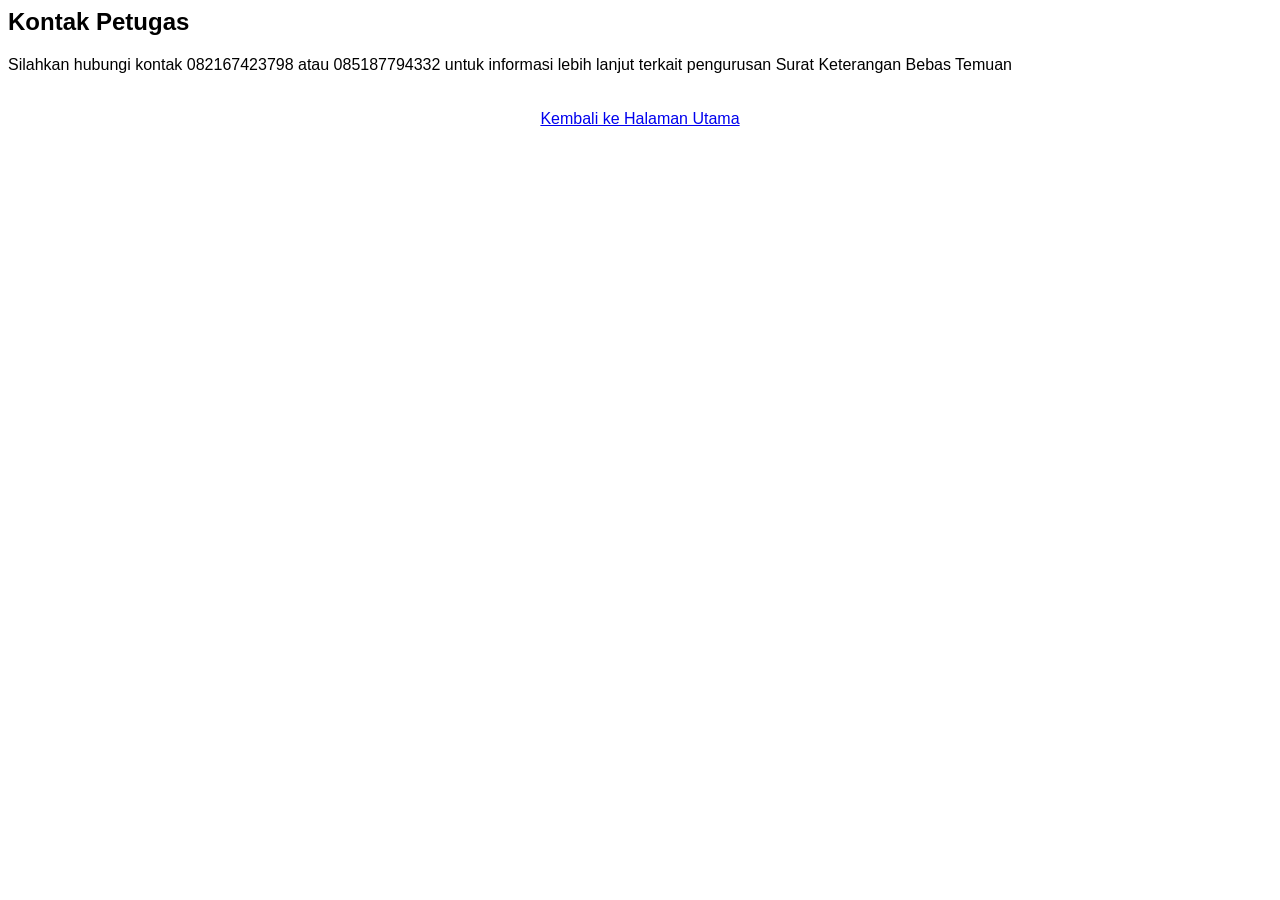
<file: SKBT Digital/kontak-petugas.html>
<html>
  <head>
  <style>
  /* Matikan sementara perilaku smooth scroll agar langsung melompat ke atas */
  html, body {
    scroll-behavior: auto !important;
  }
</style>

<script>
  // Eksekusi secepat mungkin sebelum render selesai
  document.addEventListener("DOMContentLoaded", function() {
    window.scrollTo({ top: 0, left: 0, behavior: 'instant' });
  });
</script>
    <style>
      body {
        font-family:arial;
      }
    </style>
      </head>
    <body>
      <div id="top">
      <h2>Kontak Petugas</h2>
      Silahkan hubungi kontak 082167423798 atau 085187794332 untuk informasi lebih lanjut terkait pengurusan Surat Keterangan Bebas Temuan
      </div
    </body>
  <br><br>
  <center><a href="https://habibhanafi.github.io/SKBT-Digital/SKBT Digital/menu_skbt.html">Kembali ke Halaman Utama</center>
</html>
</file>
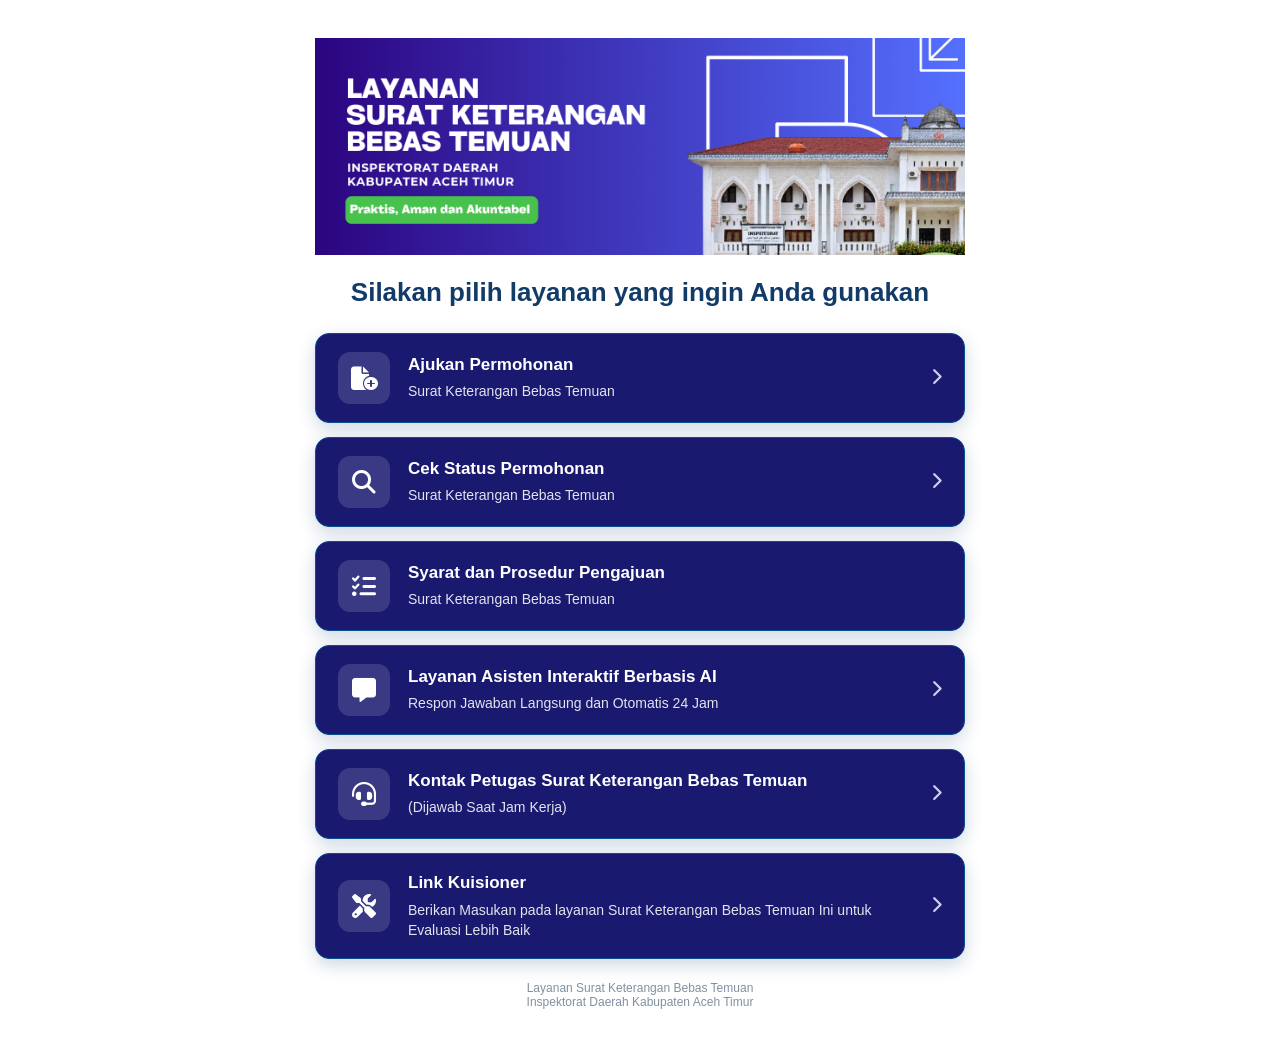
<file: SKBT Digital/menu_skbt.html>
<!DOCTYPE html>
<html lang="id">
<head>
  <meta charset="UTF-8">
  <meta name="viewport" content="width=device-width, initial-scale=1.0">
  <title>Layanan Surat Keterangan Bebas Temuan</title>

  <!-- Font Awesome untuk ikon -->
  <link rel="stylesheet"
        href="https://cdnjs.cloudflare.com/ajax/libs/font-awesome/6.5.2/css/all.min.css">
	<script>
function resetParentFrameScroll() {
  // Mengakses elemen frame dari dalam frame itu sendiri
  if (window.parent && window.parent !== window) {
    // Reset scroll halaman utama & frame
    window.parent.scrollTo(0, 0);
  }
}
</script>
  <style>
    * {
      box-sizing: border-box;
    }

    body {
	  background:#ffffff;
      font-family: Arial, Helvetica, sans-serif;
      color: #ffffff;
      display: flex;
      justify-content: center;
      align-items: center;
      padding: 30px 16px;
    }

    .container {
      width: 100%;
      max-width: 650px;
    }

    .header {
      text-align: center;
      margin-bottom: 25px;
    }

    .header h1 {
      margin: 0 0 8px;
      font-size: 26px;
      color: #123b68;
    }

    .header p {
      margin: 0;
      font-size: 14px;
      color: #64778b;
    }

    .menu {
      display: flex;
      flex-direction: column;
      gap: 14px;
    }

    .menu-card {
      display: flex;
      align-items: center;
      gap: 18px;
      min-height: 86px;
      padding: 18px 22px;
      text-decoration: none;

      /* Biru tua */
      background: #191970;
      color: #ffffff;

      border: 1px solid #0a4c8e;
      border-radius: 14px;
      box-shadow: 0 6px 18px rgba(6, 59, 115, 0.20);

      transition: all 0.22s ease;
    }

    .menu-card:hover {
      background: #7FFF00;
	  color:#063b73;
	  border: 0px; 
      transform: translateY(-3px);
      box-shadow: 0 10px 25px rgba(6, 59, 115, 0.28);
    }

    .icon {
      width: 52px;
      height: 52px;
      min-width: 52px;
      border-radius: 12px;

      display: flex;
      align-items: center;
      justify-content: center;

      background: rgba(255, 255, 255, 0.14);
      color: #ffffff;
      font-size: 24px;
    }

    .content {
      flex: 1;
    }

    .menu-title {
      display: block;
      font-size: 17px;
      line-height: 1.35;
      font-weight: 700;
      color: #ffffff;
      margin-bottom: 5px;
    }

    .menu-subtitle {
      display: block;
      font-size: 14px;
      line-height: 1.45;
      color: rgba(255, 255, 255, 0.88);
    }

    .arrow {
      color: rgba(255, 255, 255, 0.8);
      font-size: 17px;
      margin-left: auto;
    }

    .footer {
      text-align: center;
      margin-top: 22px;
      font-size: 12px;
      color: #8190a0;
    }

    @media (max-width: 480px) {
      body {
        padding: 20px 12px;
      }

      .header h1 {
        font-size: 22px;
      }

      .menu-card {
        gap: 14px;
        padding: 16px;
      }

      .icon {
        width: 46px;
        height: 46px;
        min-width: 46px;
        font-size: 21px;
      }

      .menu-title {
        font-size: 15px;
      }

      .menu-subtitle {
        font-size: 13px;
      }
    }
  </style>
</head>

<body>

  <main class="container">

    <header class="header">
	<img width="100%" src="Ungu Modern Promosi Bisnis E-Learning Twitter Header (1).png"><br><br>
      <h1>Silakan pilih layanan yang ingin Anda gunakan</h1>
    </header>

    <nav class="menu">

      <!-- 1. Ajukan Permohonan -->
      <a class="menu-card" href="https://habibhanafi.github.io/SKBT-Digital/SKBT Digital/index.html">
        <div class="icon">
          <i class="fa-solid fa-file-circle-plus"></i>
        </div>

        <div class="content">
          <span class="menu-title">Ajukan Permohonan</span>
          <span class="menu-subtitle">
            Surat Keterangan Bebas Temuan
          </span>
        </div>

        <div class="arrow">
          <i class="fa-solid fa-chevron-right"></i>
        </div>
      </a>


      <!-- 2. Cek Status -->
      <a class="menu-card" href="https://habibhanafi.github.io/SKBT-Digital/SKBT Digital/cek-status.html">
        <div class="icon">
          <i class="fa-solid fa-magnifying-glass"></i>
        </div>

        <div class="content">
          <span class="menu-title">Cek Status Permohonan</span>
          <span class="menu-subtitle">
            Surat Keterangan Bebas Temuan
          </span>
        </div>

        <div class="arrow">
          <i class="fa-solid fa-chevron-right"></i>
        </div>
      </a>


      <!-- 3. Syarat dan Prosedur -->
      <a class="menu-card" href="https://habibhanafi.github.io/SKBT-Digital/SKBT%20Digital/panduan.html">
        <div class="icon">
          <i class="fa-solid fa-list-check"></i>
        </div>

        <div class="content">
          <span class="menu-title">Syarat dan Prosedur Pengajuan</span>
          <span class="menu-subtitle">
            Surat Keterangan Bebas Temuan
          </span>
        </div>

        <div class="arrow">
          <i class="fa-solid fa--chevron-right"></i>
        </div>
      </a>


      <!-- 4. Asisten AI -->
      <a class="menu-card" href="https://inspektorat.acehtimurkab.go.id/halaman/asisten-interaktif-bebas-temuan" target="_blank">
        <div class="icon">
          <i class="fa-solid fa-message"></i>
        </div>

        <div class="content">
          <span class="menu-title">Layanan Asisten Interaktif Berbasis AI</span>
          <span class="menu-subtitle">
            Respon Jawaban Langsung dan Otomatis 24 Jam
          </span>
        </div>
		

        <div class="arrow">
          <i class="fa-solid fa-chevron-right"></i>
        </div>
      </a>

	 <!-- 5. Kontak Petugas -->
      <a class="menu-card" href="https://habibhanafi.github.io/SKBT-Digital/SKBT%20Digital/kontak-petugas.html" onclick="resetParentFrameScroll()">
        <div class="icon">
          <i class="fa-solid fa-headset"></i>
        </div>

        <div class="content">
          <span class="menu-title">
            Kontak Petugas Surat Keterangan Bebas Temuan
          </span>
          <span class="menu-subtitle">
            (Dijawab Saat Jam Kerja)
          </span>
        </div>

        <div class="arrow">
          <i class="fa-solid fa-chevron-right"></i>
        </div>
      </a>
		
      <!-- 6. Link Kuisioner -->
      <a class="menu-card" href="https://docs.google.com/forms/d/e/1FAIpQLSej8yiDjqHz2eFrPT4VUlZpWh7xy7AYeWExFrl5S7H5KQ6PRg/viewform?usp=dialog" target="_blank">
        <div class="icon">
          <i class="fa-solid fa-screwdriver-wrench"></i>
        </div>

        <div class="content">
          <span class="menu-title">
           Link Kuisioner
          </span>
          <span class="menu-subtitle">
            Berikan Masukan pada layanan Surat Keterangan Bebas Temuan Ini untuk Evaluasi Lebih Baik
          </span>
        </div>

        <div class="arrow">
          <i class="fa-solid fa-chevron-right"></i>
        </div>
      </a>



    </nav>

    <footer class="footer">
      Layanan Surat Keterangan Bebas Temuan<br>Inspektorat Daerah Kabupaten Aceh Timur</br>
    </footer>

  </main>

</body>
</html>
</file>
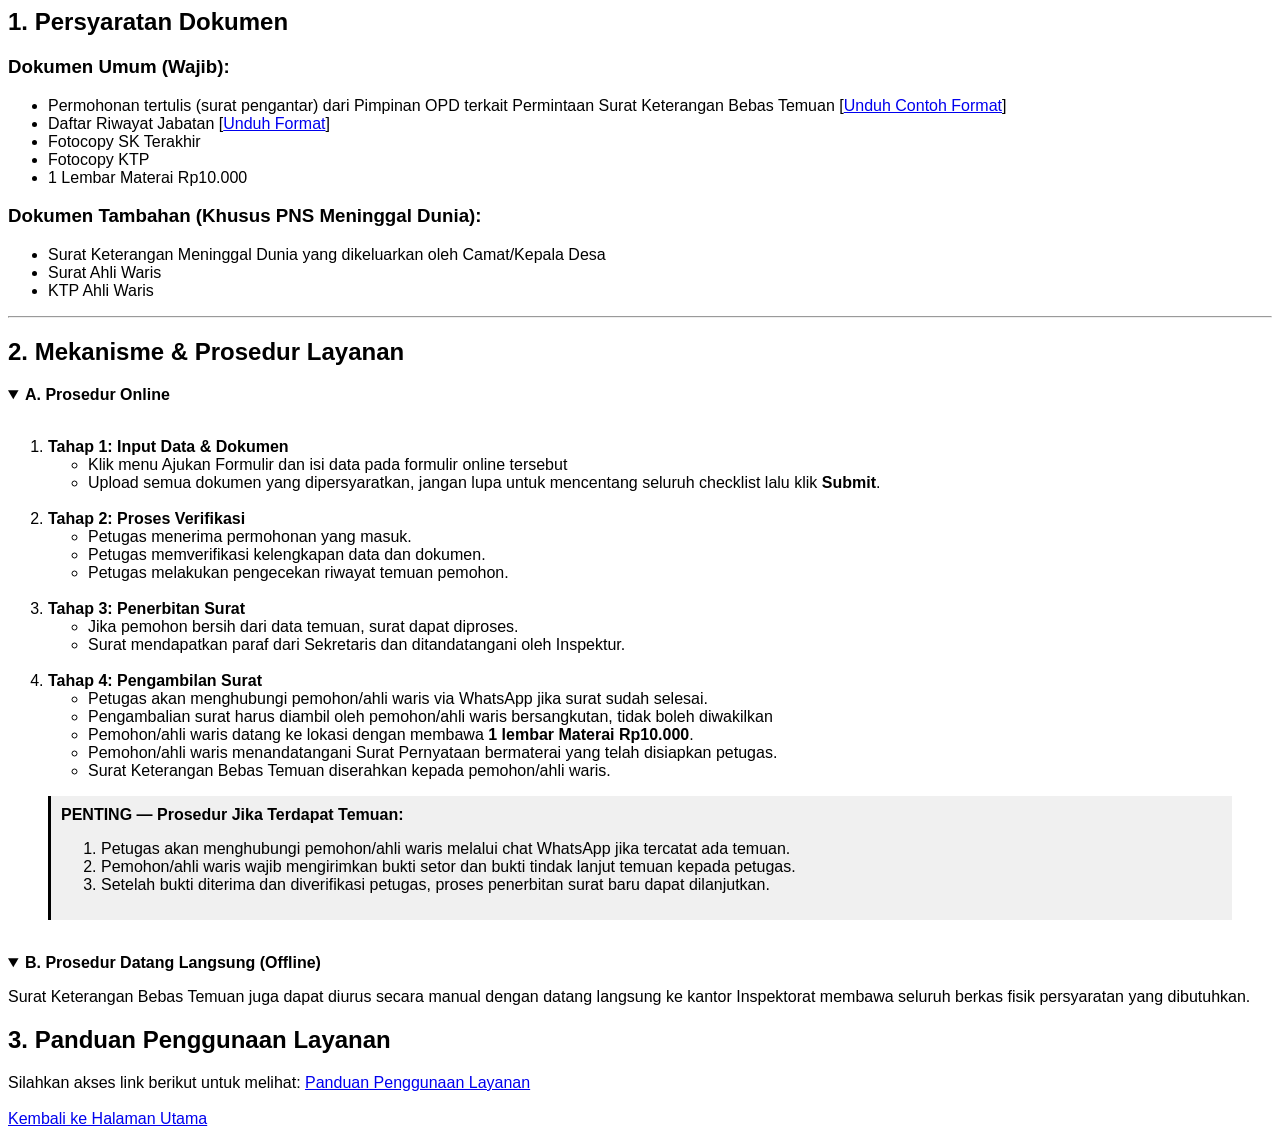
<file: SKBT Digital/panduan.html>
<html>
  <head>
    <style>
      body {
          font-family: Arial, Helvetica, sans-serif;
      }
    </style>
  </head>
  <body>
<!-- Persyaratan Dokumen -->
  <h2>1. Persyaratan Dokumen</h2>
  
  <h3>Dokumen Umum (Wajib):</h3>
  <ul>
    <li>
      Permohonan tertulis (surat pengantar) dari Pimpinan OPD terkait Permintaan Surat Keterangan Bebas Temuan
      [<a href="https://docs.google.com/document/d/12r7nJESfwoKp6SjzLLZY1zy2HqtUh2UY/edit?usp=sharing&ouid=108882698801406556361&rtpof=true&sd=true" target="_blank">Unduh Contoh Format</a>]
    </li>
    <li>
      Daftar Riwayat Jabatan
      [<a href="https://docs.google.com/document/d/15LUW5YrRRP-qCSDqKmIicgubdjdAYEWv/edit?usp=sharing&ouid=108882698801406556361&rtpof=true&sd=true" target="_blank">Unduh Format</a>]
    </li>
    <li>Fotocopy SK Terakhir</li>
    <li>Fotocopy KTP</li>
    <li>1 Lembar Materai Rp10.000</li>
  </ul>

  <h3>Dokumen Tambahan (Khusus PNS Meninggal Dunia):</h3>
  <ul>
    <li>Surat Keterangan Meninggal Dunia yang dikeluarkan oleh Camat/Kepala Desa</li>
    <li>Surat Ahli Waris</li>
    <li>KTP Ahli Waris</li>
  </ul>

  <hr>

  <!-- Prosedur Pengurusan -->
  <h2>2. Mekanisme & Prosedur Layanan</h2>

  <details open>
    <summary><strong>A. Prosedur Online</strong></summary>
    <br>
    <ol>
      <li>
        <strong>Tahap 1: Input Data & Dokumen</strong>
        <ul>
          <li>Klik menu Ajukan Formulir dan isi data pada formulir online tersebut</li>
          <li>Upload semua dokumen yang dipersyaratkan, jangan lupa untuk mencentang seluruh checklist lalu klik <strong>Submit</strong>.</li>
        </ul>
      </li>
      <br>
      <li>
        <strong>Tahap 2: Proses Verifikasi</strong>
        <ul>
          <li>Petugas menerima permohonan yang masuk.</li>
          <li>Petugas memverifikasi kelengkapan data dan dokumen.</li>
          <li>Petugas melakukan pengecekan riwayat temuan pemohon.</li>
        </ul>
      </li>
      <br>
      <li>
        <strong>Tahap 3: Penerbitan Surat</strong>
        <ul>
          <li>Jika pemohon bersih dari data temuan, surat dapat diproses.</li>
          <li>Surat mendapatkan paraf dari Sekretaris dan ditandatangani oleh Inspektur.</li>
        </ul>
      </li>
      <br>
      <li>
        <strong>Tahap 4: Pengambilan Surat</strong>
        <ul>
          <li>Petugas akan menghubungi pemohon/ahli waris via WhatsApp jika surat sudah selesai.</li>
          <li>Pengambalian surat harus diambil oleh pemohon/ahli waris bersangkutan, tidak boleh diwakilkan </li>
          <li>Pemohon/ahli waris datang ke lokasi dengan membawa <strong>1 lembar Materai Rp10.000</strong>.</li>
          <li>Pemohon/ahli waris menandatangani Surat Pernyataan bermaterai yang telah disiapkan petugas.</li>
          <li>Surat Keterangan Bebas Temuan diserahkan kepada pemohon/ahli waris.</li>
        </ul>
      </li>
    </ol>

    <!-- Catatan Khusus Temuan -->
    <blockquote style="background-color: #f0f0f0; padding: 10px; border-left: 3px solid #000;">
      <strong>PENTING — Prosedur Jika Terdapat Temuan:</strong>
      <ol>
        <li>Petugas akan menghubungi pemohon/ahli waris melalui chat WhatsApp jika tercatat ada temuan.</li>
        <li>Pemohon/ahli waris wajib mengirimkan bukti setor dan bukti tindak lanjut temuan kepada petugas.</li>
        <li>Setelah bukti diterima dan diverifikasi petugas, proses penerbitan surat baru dapat dilanjutkan.</li>
      </ol>
    </blockquote>
  </details>

  <br>

  <details open>
    <summary><strong>B. Prosedur Datang Langsung (Offline)</strong></summary>
    <p>Surat Keterangan Bebas Temuan juga dapat diurus secara manual dengan datang langsung ke kantor Inspektorat membawa seluruh berkas fisik persyaratan yang dibutuhkan.</p>
  </details>
  <h2>3. Panduan Penggunaan Layanan</h2>
  Silahkan akses link berikut untuk melihat:  <a href="https://drive.google.com/file/d/1YNe53blALWkdN2DFn_ifpIkj7PVtBNTd/view?usp=drive_link" target="_blank">Panduan Penggunaan Layanan </a>
    <br><br>
    <a href="https://habibhanafi.github.io/SKBT-Digital/SKBT%20Digital/menu_skbt.html">Kembali ke Halaman  Utama</a>
  </body>
</html>
</file>
<file: SKBT Digital/style.css>
*{box-sizing:border-box}
:root{--primary:#1457a6;--primary-dark:#0d3f7a;--success:#18864b;--bg:#f4f7fb;--white:#fff;--text:#1d2939;--muted:#667085;--border:#d9e1ec}
html,body{margin:0;padding:0}
body{font-family:Arial,Helvetica,sans-serif;background:var(--bg);color:var(--text)}
.container{max-width:1050px;margin:0 auto;padding:28px 15px 45px}
.progress{display:flex;align-items:center;justify-content:center;margin:0 auto 28px}
.p{display:flex;flex-direction:column;align-items:center;gap:6px;color:var(--muted);font-size:12px;min-width:85px}
.p b{width:38px;height:38px;border-radius:50%;border:2px solid var(--border);background:#fff;display:grid;place-items:center;font-weight:bold}
.p.active{color:var(--primary)}
.p.active b{background:var(--primary);color:#fff;border-color:var(--primary)}
.p.done b{background:var(--success);color:#fff;border-color:var(--success)}
.progress i{height:2px;width:110px;background:var(--border);margin:0 10px}
.progress i.on{background:var(--primary)}
.step{display:none}
.step.active{display:block}
.card{background:#fff;border:1px solid var(--border);border-radius:16px;padding:30px;box-shadow:0 5px 20px rgba(0,0,0,.04)}
.title{margin-bottom:25px}
.title small,.heir-title span{font-size:11px;font-weight:bold;letter-spacing:1.5px;color:var(--primary)}
.title h2{margin:5px 0;font-size:24px}
.title p{margin:0;color:var(--muted)}
.grid{display:grid;grid-template-columns:1fr 1fr;gap:18px}
.grid label{font-size:13px;font-weight:bold}
.grid .full{grid-column:1/-1}
input,select{width:100%;margin-top:7px;padding:13px;border:1px solid var(--border);border-radius:8px;background:#fff;font-size:14px}
input:focus,select:focus{outline:none;border-color:var(--primary);box-shadow:0 0 0 3px rgba(20,87,166,.1)}
.actions{display:flex;justify-content:space-between;gap:12px;margin-top:30px}
button{border:0;border-radius:9px;padding:13px 22px;font-weight:bold;cursor:pointer}
.primary{background:var(--primary);color:#fff}
.primary:hover{background:var(--primary-dark)}
.secondary{background:#edf2f7;color:#344054}
.success{background:var(--success);color:#fff}
.upload{margin-bottom:20px}
.upload>label{font-size:13px;font-weight:bold}
.drop{position:relative;border:2px dashed var(--border);border-radius:12px;padding:23px;text-align:center;margin-top:7px;cursor:pointer}
.drop:hover{border-color:var(--primary);background:#f8fbff}
.drop input{position:absolute;inset:0;opacity:0;margin:0;cursor:pointer}
.drop strong{display:block;margin-top:4px}
.drop small{display:block;color:var(--muted);margin-top:5px}
.fname{margin-top:8px;color:var(--success);font-size:12px;font-weight:bold}
.heir-section{display:none;margin:25px 0;padding:20px;background:#fffaf0;border:1px solid #f2c46d;border-radius:12px}
.heir-section.show{display:block}
.heir-title{margin-bottom:18px}
.heir-title h3{margin:5px 0}
.heir-title p{margin:0;color:#667085;font-size:13px;line-height:1.5}
.check{background:#f8fafc;border:1px solid var(--border);padding:18px;border-radius:12px;margin-top:25px}
.check h3{margin:0 0 14px}
.check label,.confirm{display:block;margin:12px 0;font-weight:normal;line-height:1.5}
.check input,.confirm input{width:auto;margin:0 8px 0 0}
.review{border:1px solid var(--border);border-radius:10px;overflow:hidden;margin-bottom:25px}
.row{display:flex;justify-content:space-between;gap:20px;padding:12px 15px;border-bottom:1px solid var(--border)}
.row:last-child{border-bottom:0}
.row span{color:var(--muted)}
.row b{text-align:right}
.success-box{display:none;text-align:center;background:#fff;border:1px solid var(--border);border-radius:16px;padding:45px 25px}
.success-box.show{display:block}
.ok{width:70px;height:70px;border-radius:50%;background:#dff5e8;color:var(--success);display:grid;place-items:center;font-size:38px;margin:auto}
.success-box strong{display:block;font-size:25px;color:var(--primary);background:#f1f6fc;padding:15px;border-radius:10px;max-width:350px;margin:15px auto}
@media(max-width:700px){
 .container{padding-top:18px}
 .grid{grid-template-columns:1fr}
 .grid .full{grid-column:auto}
 .progress{overflow:auto;justify-content:flex-start}
 .progress i{width:45px}
 .p{min-width:75px}
 .card{padding:20px}
 .actions{flex-direction:column-reverse}
 .actions button{width:100%}
 .row{flex-direction:column;gap:4px}
 .row b{text-align:left}
}
/* =====================================================
   LOADING SUBMIT
   ===================================================== */

.submit-loading {
  display: none;
  align-items: center;
  justify-content: center;
  gap: 10px;
  margin-top: 15px;
  padding: 12px 16px;
  border-radius: 8px;
  background: #f1f5f9;
  color: #334155;
  font-size: 14px;
}

.submit-loading.active {
  display: flex;
}

.loading-spinner {
  width: 18px;
  height: 18px;
  border: 3px solid #cbd5e1;
  border-top-color: #2563eb;
  border-radius: 50%;
  animation: skbtSpin 0.8s linear infinite;
}
.keterangan {
 font-size:12px;
 font-style:normal;
}
@keyframes skbtSpin {
  to {
    transform: rotate(360deg);
  }
}
</file>
